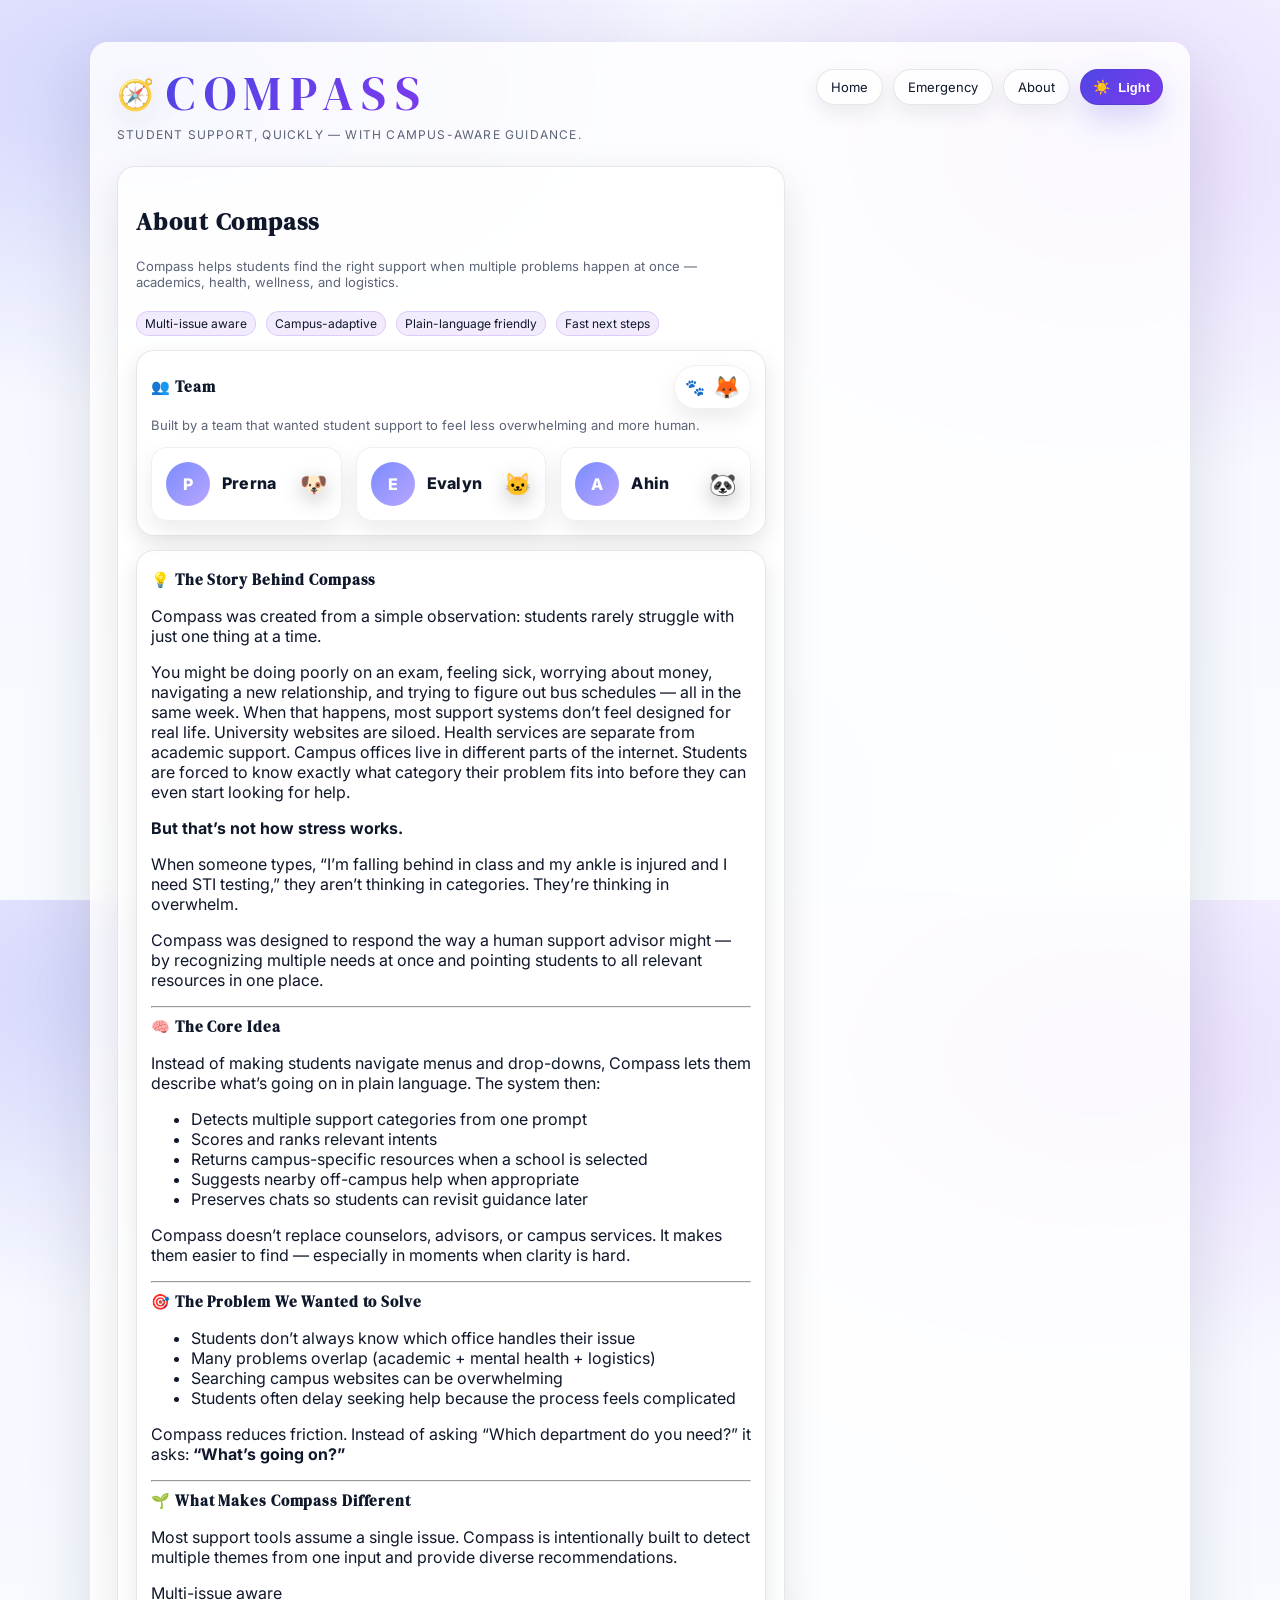
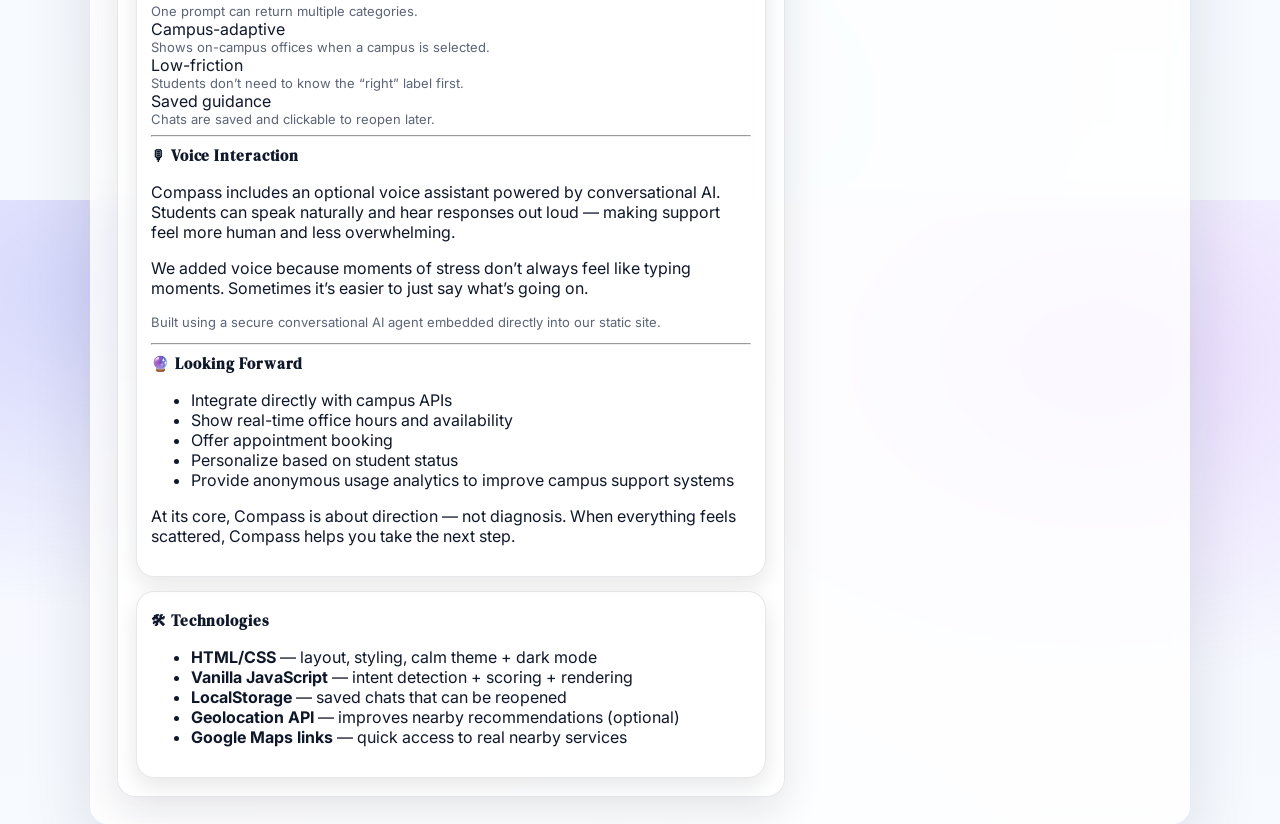
<file: about.html>
<!DOCTYPE html>
<html lang="en">
<head>
  <meta charset="UTF-8" />
  <meta name="viewport" content="width=device-width, initial-scale=1" />
  <title>Compass — About</title>

  <link rel="stylesheet" href="style.css" />
  <link href="https://fonts.googleapis.com/css2?family=DM+Serif+Display&family=Inter:wght@400;500;600&display=swap" rel="stylesheet">
</head>

<body>
  <div class="container">
    <div class="header">
      <div class="brand">
        <h1 class="logo">
          <span class="logoMark" aria-hidden="true">🧭</span>
          <span class="logoText">Compass</span>
        </h1>
        <p class="subtitle">Student support, quickly — with campus-aware guidance.</p>
      </div>

      <div class="nav">
        <a class="navLink" href="index.html">Home</a>
        <a class="navLink" href="emergency.html">Emergency</a>
        <a class="navLink navActive" href="about.html">About</a>

        <button class="themeToggle" id="themeToggle" type="button" onclick="toggleTheme()">
          <span class="toggleIcon" aria-hidden="true">🌙</span>
          <span class="toggleText">Dark</span>
        </button>
      </div>
    </div>

    <div class="grid aboutGrid">
      <div class="panel panel-main">
        <h2>About Compass</h2>

        <p class="muted">
          Compass helps students find the right support when multiple problems happen at once — academics, health, wellness, and logistics.
        </p>

        <div class="aboutChips">
          <div class="tag">Multi-issue aware</div>
          <div class="tag">Campus-adaptive</div>
          <div class="tag">Plain-language friendly</div>
          <div class="tag">Fast next steps</div>
        </div>

        <!-- TEAM -->
        <div class="card" style="margin-top:14px;">
  <div class="teamHeaderRow">
    <h3 style="margin:0;">👥 Team</h3>

    <!-- cute animated mascot -->
    <div class="teamMascot" aria-hidden="true">
      <span class="mascotEmoji">🐾</span>
      <span class="mascotAnimal">🦊</span>
    </div>
  </div>

  <p class="muted" style="margin-top:8px;">
    Built by a team that wanted student support to feel less overwhelming and more human.
  </p>

  <div class="teamGrid">
    <div class="teamCard">
      <div class="avatar">P</div>
      <div class="teamText">
        <div class="teamName">Prerna</div>
      </div>
      <div class="teamBuddy" aria-hidden="true">🐶</div>
    </div>

    <div class="teamCard">
      <div class="avatar">E</div>
      <div class="teamText">
        <div class="teamName">Evalyn</div>
      </div>
      <div class="teamBuddy" aria-hidden="true">🐱</div>
    </div>

    <div class="teamCard">
      <div class="avatar">A</div>
      <div class="teamText">
        <div class="teamName">Ahin</div>
      </div>
      <div class="teamBuddy" aria-hidden="true">🐼</div>
    </div>
  </div>
</div>

        <!-- STORY -->
        <div class="card" style="margin-top:14px;">
          <h3>💡 The Story Behind Compass</h3>

          <p>
            Compass was created from a simple observation: students rarely struggle with just one thing at a time.
          </p>

          <p>
            You might be doing poorly on an exam, feeling sick, worrying about money, navigating a new relationship, and trying
            to figure out bus schedules — all in the same week. When that happens, most support systems don’t feel designed
            for real life. University websites are siloed. Health services are separate from academic support. Campus offices
            live in different parts of the internet. Students are forced to know exactly what category their problem fits into
            before they can even start looking for help.
          </p>

          <p><strong>But that’s not how stress works.</strong></p>

          <p>
            When someone types, “I’m falling behind in class and my ankle is injured and I need STI testing,” they aren’t
            thinking in categories. They’re thinking in overwhelm.
          </p>

          <p>
            Compass was designed to respond the way a human support advisor might — by recognizing multiple needs at once and
            pointing students to all relevant resources in one place.
          </p>

          <hr class="aboutDivider" />

          <h3>🧠 The Core Idea</h3>

          <p>
            Instead of making students navigate menus and drop-downs, Compass lets them describe what’s going on in plain language.
            The system then:
          </p>

          <ul class="aboutList">
            <li>Detects multiple support categories from one prompt</li>
            <li>Scores and ranks relevant intents</li>
            <li>Returns campus-specific resources when a school is selected</li>
            <li>Suggests nearby off-campus help when appropriate</li>
            <li>Preserves chats so students can revisit guidance later</li>
          </ul>

          <p>
            Compass doesn’t replace counselors, advisors, or campus services. It makes them easier to find — especially in moments
            when clarity is hard.
          </p>

          <hr class="aboutDivider" />

          <h3>🎯 The Problem We Wanted to Solve</h3>
          <ul class="aboutList">
            <li>Students don’t always know which office handles their issue</li>
            <li>Many problems overlap (academic + mental health + logistics)</li>
            <li>Searching campus websites can be overwhelming</li>
            <li>Students often delay seeking help because the process feels complicated</li>
          </ul>

          <p>
            Compass reduces friction. Instead of asking “Which department do you need?” it asks: <strong>“What’s going on?”</strong>
          </p>

          <hr class="aboutDivider" />

          <h3>🌱 What Makes Compass Different</h3>
          <p>
            Most support tools assume a single issue. Compass is intentionally built to detect multiple themes from one input and provide
            diverse recommendations.
          </p>

          <div class="aboutFeatureGrid">
            <div class="aboutFeature">
              <div class="aboutFeatureTitle">Multi-issue aware</div>
              <div class="muted">One prompt can return multiple categories.</div>
            </div>
            <div class="aboutFeature">
              <div class="aboutFeatureTitle">Campus-adaptive</div>
              <div class="muted">Shows on-campus offices when a campus is selected.</div>
            </div>
            <div class="aboutFeature">
              <div class="aboutFeatureTitle">Low-friction</div>
              <div class="muted">Students don’t need to know the “right” label first.</div>
            </div>
            <div class="aboutFeature">
              <div class="aboutFeatureTitle">Saved guidance</div>
              <div class="muted">Chats are saved and clickable to reopen later.</div>
            </div>
          </div>

          <hr class="aboutDivider" />

<h3>🎙 Voice Interaction</h3>

<p>
  Compass includes an optional voice assistant powered by conversational AI.
  Students can speak naturally and hear responses out loud — making support feel
  more human and less overwhelming.
</p>

<p>
  We added voice because moments of stress don’t always feel like typing moments.
  Sometimes it’s easier to just say what’s going on.
</p>

<p class="muted">
  Built using a secure conversational AI agent embedded directly into our static site.
</p>

<hr class="aboutDivider" />

<h3>🔮 Looking Forward</h3>
          <ul class="aboutList">
            <li>Integrate directly with campus APIs</li>
            <li>Show real-time office hours and availability</li>
            <li>Offer appointment booking</li>
            <li>Personalize based on student status</li>
            <li>Provide anonymous usage analytics to improve campus support systems</li>
          </ul>

          <p>
            At its core, Compass is about direction — not diagnosis. When everything feels scattered, Compass helps you take the next step.
          </p>
        </div>

        <!-- TECH -->
        <div class="card" style="margin-top:14px;">
          <h3>🛠 Technologies</h3>
          <ul class="aboutList">
            <li><strong>HTML/CSS</strong> — layout, styling, calm theme + dark mode</li>
            <li><strong>Vanilla JavaScript</strong> — intent detection + scoring + rendering</li>
            <li><strong>LocalStorage</strong> — saved chats that can be reopened</li>
            <li><strong>Geolocation API</strong> — improves nearby recommendations (optional)</li>
            <li><strong>Google Maps links</strong> — quick access to real nearby services</li>
          </ul>
        </div>

      </div>
    </div>
  </div>

  <!-- Keep theme toggle consistent across pages -->
  <script src="script.js" defer></script>
</body>
</html>
</file>
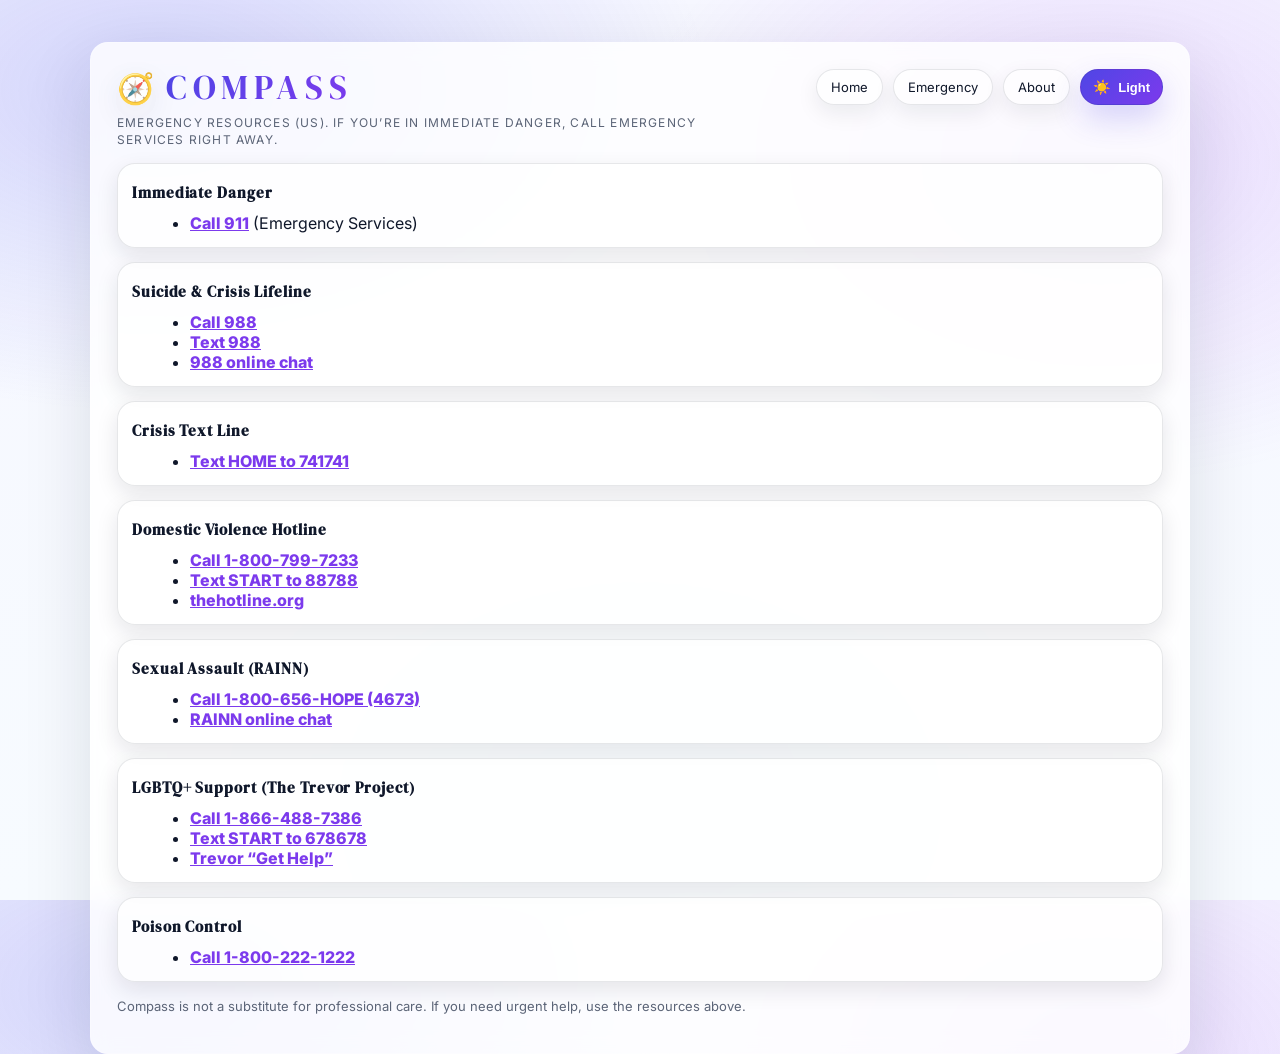
<file: emergency.html>
<!DOCTYPE html>
<html lang="en">
<head>
  <meta charset="UTF-8" />
  <meta name="viewport" content="width=device-width, initial-scale=1" />
  <title>Compass — Emergency</title>

  <link rel="stylesheet" href="style.css" />
  <link href="https://fonts.googleapis.com/css2?family=DM+Serif+Display&family=Inter:wght@400;500;600&display=swap" rel="stylesheet">
</head>

<body>
  <div class="container">
    <div class="header">
      <div class="brand">
        <h1 class="logo logoSmall">
          <span class="logoMark" aria-hidden="true">🧭</span>
          <span class="logoText">Compass</span>
        </h1>
        <p class="subtitle">Emergency resources (US). If you’re in immediate danger, call emergency services right away.</p>
      </div>

      <div class="nav">
        <a class="navLink" href="index.html">Home</a>
        <a class="navLink" href="emergency.html">Emergency</a>
        <a class="navLink" href="about.html">About</a>

        <button class="themeToggle" id="themeToggle" type="button" onclick="toggleTheme()">
          <span class="toggleIcon" aria-hidden="true">🌙</span>
          <span class="toggleText">Dark</span>
        </button>
      </div>
    </div>

    <div class="card">
      <h3>Immediate Danger</h3>
      <ul class="steps">
        <li><strong><a class="phoneLink" href="tel:911">Call 911</a></strong> (Emergency Services)</li>
      </ul>
    </div>

    <div class="card">
      <h3>Suicide &amp; Crisis Lifeline</h3>
      <ul class="steps">
        <li><strong><a class="phoneLink" href="tel:988">Call 988</a></strong></li>
        <li><strong><a class="phoneLink" href="sms:988">Text 988</a></strong></li>
        <li><a class="link" href="https://988lifeline.org/chat/" target="_blank" rel="noopener noreferrer">988 online chat</a></li>
      </ul>
    </div>

    <div class="card">
      <h3>Crisis Text Line</h3>
      <ul class="steps">
        <li><strong><a class="phoneLink" href="sms:741741?body=HOME">Text HOME to 741741</a></strong></li>
      </ul>
    </div>

    <div class="card">
      <h3>Domestic Violence Hotline</h3>
      <ul class="steps">
        <li><strong><a class="phoneLink" href="tel:+18007997233">Call 1-800-799-7233</a></strong></li>
        <li><strong><a class="phoneLink" href="sms:88788?body=START">Text START to 88788</a></strong></li>
        <li><a class="link" href="https://www.thehotline.org/" target="_blank" rel="noopener noreferrer">thehotline.org</a></li>
      </ul>
    </div>

    <div class="card">
      <h3>Sexual Assault (RAINN)</h3>
      <ul class="steps">
        <li><strong><a class="phoneLink" href="tel:+18006564673">Call 1-800-656-HOPE (4673)</a></strong></li>
        <li><a class="link" href="https://hotline.rainn.org/online" target="_blank" rel="noopener noreferrer">RAINN online chat</a></li>
      </ul>
    </div>

    <div class="card">
      <h3>LGBTQ+ Support (The Trevor Project)</h3>
      <ul class="steps">
        <li><strong><a class="phoneLink" href="tel:+18664887386">Call 1-866-488-7386</a></strong></li>
        <li><strong><a class="phoneLink" href="sms:678678?body=START">Text START to 678678</a></strong></li>
        <li><a class="link" href="https://www.thetrevorproject.org/get-help/" target="_blank" rel="noopener noreferrer">Trevor “Get Help”</a></li>
      </ul>
    </div>

    <div class="card">
      <h3>Poison Control</h3>
      <ul class="steps">
        <li><strong><a class="phoneLink" href="tel:+18002221222">Call 1-800-222-1222</a></strong></li>
      </ul>
    </div>

    <p class="muted" style="margin-top:16px;">
      Compass is not a substitute for professional care. If you need urgent help, use the resources above.
    </p>
  </div>

  <script src="script.js"></script>
</body>
</html>
</file>
<file: style.css>
/* =========================
   Recoleta (LOCAL)
   Put Recoleta-RegularDEMO.otf in the SAME folder as style.css
========================= */


/* =========================
   Theme Variables
========================= */
:root {
  --bg: #f6f7ff;
  --bg2: #f7fbff;
  --blob1: rgba(99, 102, 241, 0.25);
  --blob2: rgba(168, 85, 247, 0.18);
  --blob3: rgba(56, 189, 248, 0.14);

  --surface: rgba(255, 255, 255, 0.82);
  --text: #0f172a;
  --muted: #5b6477;
  --border: rgba(15, 23, 42, 0.10);

  --shadowLg: 0 24px 70px rgba(15, 23, 42, 0.12);
  --shadowMd: 0 14px 40px rgba(15, 23, 42, 0.10);
  --shadowSm: 0 8px 22px rgba(15, 23, 42, 0.10);

  --radiusLg: 18px;
  --radiusMd: 14px;

  --primary: #4f46e5;
  --primary2: #7c3aed;
  --ring: rgba(79, 70, 229, 0.22);

  --chipBg: rgba(124, 58, 237, 0.10);
  --chipBorder: rgba(124, 58, 237, 0.18);

  --warnBg: rgba(255, 230, 170, 0.35);
  --warnBorder: rgba(255, 200, 90, 0.30);
}

[data-theme="dark"] {
  --bg: #070a18;
  --bg2: #0b1026;
  --blob1: rgba(99, 102, 241, 0.25);
  --blob2: rgba(168, 85, 247, 0.20);
  --blob3: rgba(56, 189, 248, 0.12);

  --surface: rgba(16, 18, 35, 0.70);
  --text: #e7eaff;
  --muted: rgba(231, 234, 255, 0.72);
  --border: rgba(231, 234, 255, 0.10);

  --shadowLg: 0 24px 70px rgba(0, 0, 0, 0.55);
  --shadowMd: 0 14px 40px rgba(0, 0, 0, 0.45);
  --shadowSm: 0 8px 22px rgba(0, 0, 0, 0.40);

  --primary: #8b5cf6;
  --primary2: #60a5fa;
  --ring: rgba(139, 92, 246, 0.25);

  --chipBg: rgba(139, 92, 246, 0.16);
  --chipBorder: rgba(139, 92, 246, 0.22);

  --warnBg: rgba(255, 208, 120, 0.18);
  --warnBorder: rgba(255, 208, 120, 0.22);
}

* { box-sizing: border-box; }
html, body { height: 100%; }

body {
  margin: 0;
  font-family: "Inter", ui-sans-serif, -apple-system, BlinkMacSystemFont, "Segoe UI", Arial, sans-serif;
  color: var(--text);

  background:
    radial-gradient(900px 520px at 12% 10%, var(--blob1), transparent 62%),
    radial-gradient(760px 520px at 86% 18%, var(--blob2), transparent 62%),
    radial-gradient(700px 520px at 50% 90%, var(--blob3), transparent 65%),
    linear-gradient(180deg, var(--bg), var(--bg2));
}

/* Container */
.container {
  width: min(1100px, calc(100% - 40px));
  margin: 42px auto;
  padding: 26px;
  border-radius: var(--radiusLg);
  background: var(--surface);
  border: 1px solid rgba(255,255,255,0.25);
  box-shadow: var(--shadowLg);
   -webkit-backdrop-filter: blur(10px);
  backdrop-filter: blur(10px);
}

/* Header */
.header {
  display: flex;
  justify-content: space-between;
  align-items: flex-start;
  gap: 14px;
  flex-wrap: wrap;
}

/* LOGO (Recoleta + tracking) */
.logo {
  display: flex;
  align-items: center;
  gap: 12px;
  margin: 0;
}

.logoText {
  font-family: "Recoleta", "DM Serif Display", serif;
  font-weight: 400;
  letter-spacing: 0.18em;
  text-transform: uppercase;

  background: linear-gradient(135deg, var(--primary), var(--primary2));
  -webkit-background-clip: text;
  background-clip: text;
  color: transparent;

  font-size: 48px;
  line-height: 1;
}

.logoSmall .logoText { font-size: 34px; }

.logoMark {
  font-size: 30px;
  opacity: 0.85;
  transform: translateY(1px);
  filter: drop-shadow(0 10px 18px rgba(15,23,42,0.10));
}

.subtitle {
  margin: 10px 0 0 0;
  color: var(--muted);
  letter-spacing: 0.10em;
  text-transform: uppercase;
  font-size: 12px;
  line-height: 1.4;
  max-width: 650px;
}

.muted { color: var(--muted); font-size: 13px; }

/* Nav */
.nav {
  display: flex;
  gap: 10px;
  align-items: center;
  flex-wrap: wrap;
}

.navLink {
  text-decoration: none;
  font-size: 13px;
  padding: 9px 14px;
  border-radius: 999px;
  color: var(--text);
  background: rgba(255,255,255,0.55);
  border: 1px solid var(--border);
  box-shadow: 0 8px 22px rgba(15,23,42,0.08);
  transition: transform 0.12s ease, box-shadow 0.12s ease, opacity 0.12s ease;
}

[data-theme="dark"] .navLink { background: rgba(16,18,35,0.65); }

.navLink:hover {
  transform: translateY(-1px);
  box-shadow: 0 12px 30px rgba(15,23,42,0.12);
}

/* Theme toggle */
.themeToggle {
  display: inline-flex;
  align-items: center;
  gap: 8px;
  padding: 9px 12px;
  border-radius: 999px;
  border: 1px solid var(--border);
  background: linear-gradient(180deg, rgba(255,255,255,0.65), rgba(255,255,255,0.35));
  color: var(--text);
  cursor: pointer;
  box-shadow: 0 8px 22px rgba(15,23,42,0.08);
  transition: transform 0.12s ease, box-shadow 0.12s ease, opacity 0.12s ease;
}

[data-theme="dark"] .themeToggle {
  background: linear-gradient(180deg, rgba(16,18,35,0.75), rgba(16,18,35,0.55));
}

.themeToggle:hover {
  transform: translateY(-1px);
  box-shadow: 0 12px 30px rgba(15,23,42,0.12);
}

.toggleIcon { font-size: 14px; }
.toggleText { font-size: 13px; font-weight: 600; }

/* Layout */
.grid {
  display: grid;
  grid-template-columns: 1fr;
  gap: 18px;
  margin-top: 22px;
}

@media (min-width: 900px){
  .grid { grid-template-columns: 1.3fr 0.7fr; align-items: start; }
}

.panel {
  background: rgba(255,255,255,0.70);
  border-radius: var(--radiusLg);
  padding: 18px;
  border: 1px solid var(--border);
  box-shadow: var(--shadowMd);
  min-width: 0;
}
[data-theme="dark"] .panel { background: rgba(16,18,35,0.65); }

.panel h2,
.card h3 {
  font-family: "DM Serif Display", serif;
  letter-spacing: 0.06em;
}

/* Inputs */
textarea,
.searchBox,
select.searchBox {
  width: 100%;
  padding: 12px;
  border-radius: var(--radiusMd);
  border: 1px solid var(--border);
  outline: none;
  font-size: 14px;
  background: rgba(255,255,255,0.78);
  color: var(--text);
  transition: box-shadow 0.15s ease, border-color 0.15s ease, background 0.15s ease;
}

textarea { min-height: 175px; resize: none; padding: 14px; }

[data-theme="dark"] textarea,
[data-theme="dark"] .searchBox,
[data-theme="dark"] select.searchBox {
  background: rgba(16,18,35,0.78);
}

textarea:focus,
.searchBox:focus,
select.searchBox:focus {
  border-color: rgba(79,70,229,0.45);
  box-shadow: 0 0 0 4px var(--ring);
}

/* Buttons */
.row {
  display: flex;
  gap: 10px;
  flex-wrap: wrap;
  margin-top: 12px;
}

button {
  border: 1px solid transparent;
  border-radius: 999px;
  padding: 10px 16px;
  font-size: 14px;
  cursor: pointer;
  transition: transform 0.10s ease, box-shadow 0.12s ease, opacity 0.12s ease;
}

button:not(.smallBtn) {
  background: linear-gradient(135deg, var(--primary), var(--primary2));
  color: white;
  box-shadow: 0 14px 30px rgba(79,70,229,0.22);
}

button:not(.smallBtn):hover {
  transform: translateY(-1px);
  box-shadow: 0 18px 40px rgba(79,70,229,0.28);
}

.smallBtn {
  background: rgba(255,255,255,0.55);
  color: var(--text);
  border: 1px solid var(--border);
  box-shadow: 0 10px 24px rgba(15,23,42,0.08);
}

[data-theme="dark"] .smallBtn { background: rgba(16,18,35,0.65); }

.smallBtn:hover {
  transform: translateY(-1px);
  box-shadow: 0 14px 30px rgba(15,23,42,0.12);
}

/* Output area */
.output {
  margin-top: 16px;
  padding: 14px;
  border-radius: var(--radiusLg);
  background: rgba(79,70,229,0.08);
  border: 1px solid rgba(79,70,229,0.14);
}

/* Cards + chat items */
.card,
.chatItem {
  background: rgba(255,255,255,0.72);
  border-radius: var(--radiusLg);
  padding: 14px;
  margin-top: 14px;
  border: 1px solid var(--border);
  box-shadow: var(--shadowSm);
}

[data-theme="dark"] .card,
[data-theme="dark"] .chatItem {
  background: rgba(16,18,35,0.70);
}

.card h3 { margin: 4px 0 8px 0; font-size: 15px; }
.why { color: var(--muted); }
.steps { margin: 10px 0 0 18px; }

.chatItem { margin-top: 10px; padding: 10px 12px; }
.chatItem .meta {
  display: flex;
  justify-content: space-between;
  gap: 10px;
  font-size: 12px;
  color: var(--muted);
}

.chatClickable {
  cursor: pointer;
  transition: transform 0.08s ease, box-shadow 0.12s ease, background 0.12s ease;
}

.chatClickable:hover {
  transform: translateY(-1px);
  box-shadow: 0 18px 42px rgba(15,23,42,0.14);
  background: rgba(124,58,237,0.06);
}

/* Tags */
.tag {
  display: inline-block;
  font-size: 12px;
  padding: 4px 8px;
  border-radius: 999px;
  background: var(--chipBg);
  border: 1px solid var(--chipBorder);
  color: var(--text);
  margin-top: 8px;
  margin-right: 6px;
}

/* Disclaimer */
.disclaimer {
  background: var(--warnBg);
  border: 1px solid var(--warnBorder);
  padding: 10px 12px;
  border-radius: var(--radiusMd);
  font-size: 13px;
}

/* Link button */
.linkBtn {
  display: inline-block;
  text-decoration: none;
  padding: 10px 14px;
  border-radius: 999px;
  background: rgba(79,70,229,0.12);
  color: var(--primary);
  border: 1px solid rgba(79,70,229,0.20);
  font-weight: 700;
  transition: transform 0.10s ease, box-shadow 0.12s ease, background 0.12s ease;
}

.linkBtn:hover {
  transform: translateY(-1px);
  background: rgba(79,70,229,0.16);
  box-shadow: 0 14px 30px rgba(79,70,229,0.14);
}

.phoneLink, .link {
  color: var(--primary2);
  text-decoration: underline;
  font-weight: 800;
}
.phoneLink:hover, .link:hover { opacity: 0.85; }

/* Searching- Empty State */
#campusHint {
  display: block; 
  min-height: 1.2em; 
  transition: color 0.2s ease;
}

.no-results-active {
  animation: shake 0.4s cubic-bezier(.36,.07,.19,.97) both !important;
  color: #ef4444 !important;
}
@keyframes shake {
  0%, 100% { transform: translateX(0); }
  20%, 60% { transform: translateX(-6px); }
  40%, 80% { transform: translateX(6px); }
}

/* Customed Background */
#mascot-overlay {
  position: fixed;
  bottom: -40px;
  right: -40px;
  font-size: 300px;
  pointer-events: none;
  z-index: -1;
  transition: all 0.6s ease;
  filter: grayscale(0.4);
  user-select: none;
}

.logoText {
  background: linear-gradient(135deg, var(--primary), var(--primary2)) !important;
  -webkit-background-clip: text !important;
  background-clip: text !important;
  color: transparent !important;
}
/* ============================
   TEAM SECTION FIX + MASCOT
   (paste at VERY bottom)
   ============================ */

.teamHeaderRow{
  display:flex;
  align-items:center;
  justify-content:space-between;
  gap:12px;
}

.teamGrid{
  display:grid;
  grid-template-columns: repeat(3, minmax(0, 1fr));
  gap:14px;
  margin-top:14px;
}

@media (max-width: 900px){
  .teamGrid{ grid-template-columns: 1fr; }
}

.teamCard{
  position:relative;
  display:flex;
  align-items:center;
  gap:12px;
  padding:14px 14px;
  border-radius:16px;
  border: 1px solid rgba(255,255,255,0.08);
  background: rgba(255,255,255,0.06);
  box-shadow: 0 10px 26px rgba(0,0,0,0.20);
}

[data-theme="light"] .teamCard{
  border: 1px solid rgba(0,0,0,0.06);
  background: rgba(255,255,255,0.75);
  box-shadow: 0 10px 24px rgba(0,0,0,0.08);
}

.avatar{
  width:44px;
  height:44px;
  border-radius:999px;
  display:flex;
  align-items:center;
  justify-content:center;
  font-weight:800;
  color:#fff;
  background: linear-gradient(135deg, #7a8cff, #b9a6ff);
  flex: 0 0 auto;
}

.teamText{ min-width: 0; }

.teamName{
  font-weight:800;
  letter-spacing: 0.2px;
  line-height: 1.15;
}

.teamRole{
  margin-top:4px;
  opacity:0.85;
  font-size: 13px;
}

.teamBuddy{
  margin-left:auto;
  font-size: 22px;
  filter: drop-shadow(0 6px 10px rgba(0,0,0,0.25));
  animation: buddyBounce 2.4s ease-in-out infinite;
}

@keyframes buddyBounce{
  0%, 100% { transform: translateY(0); }
  50% { transform: translateY(-6px); }
}

/* Floating mascot in the Team header */
.teamMascot{
  display:flex;
  align-items:center;
  gap:8px;
  padding:8px 10px;
  border-radius:999px;
  border: 1px solid rgba(255,255,255,0.10);
  background: rgba(255,255,255,0.06);
  box-shadow: 0 10px 24px rgba(0,0,0,0.22);
}

[data-theme="light"] .teamMascot{
  border: 1px solid rgba(0,0,0,0.06);
  background: rgba(255,255,255,0.75);
  box-shadow: 0 10px 22px rgba(0,0,0,0.08);
}

.mascotEmoji{
  animation: pawWiggle 1.2s ease-in-out infinite;
}

.mascotAnimal{
  font-size: 22px;
  animation: floaty 2.8s ease-in-out infinite;
}

@keyframes floaty{
  0%,100% { transform: translateY(0); }
  50% { transform: translateY(-7px); }
}

@keyframes pawWiggle{
  0%,100% { transform: rotate(0deg); }
  50% { transform: rotate(-18deg); }
}
</file>
